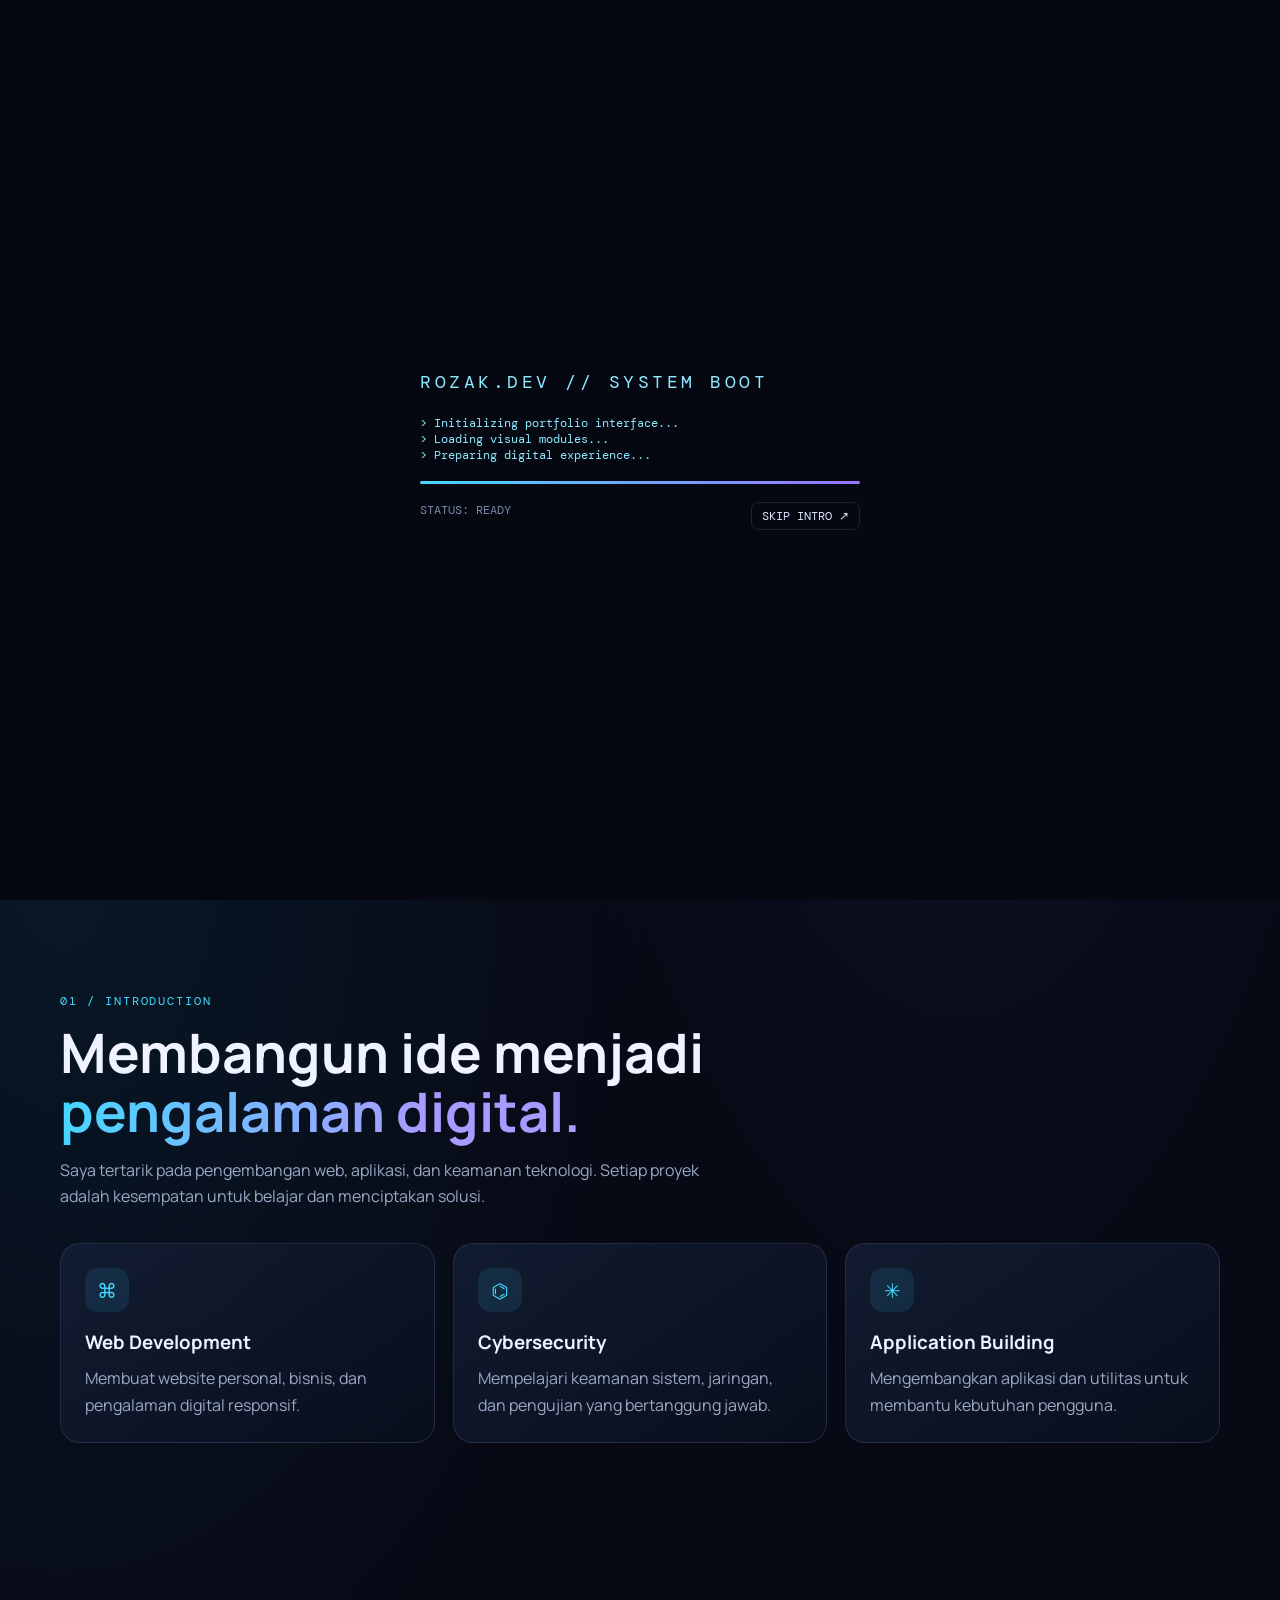
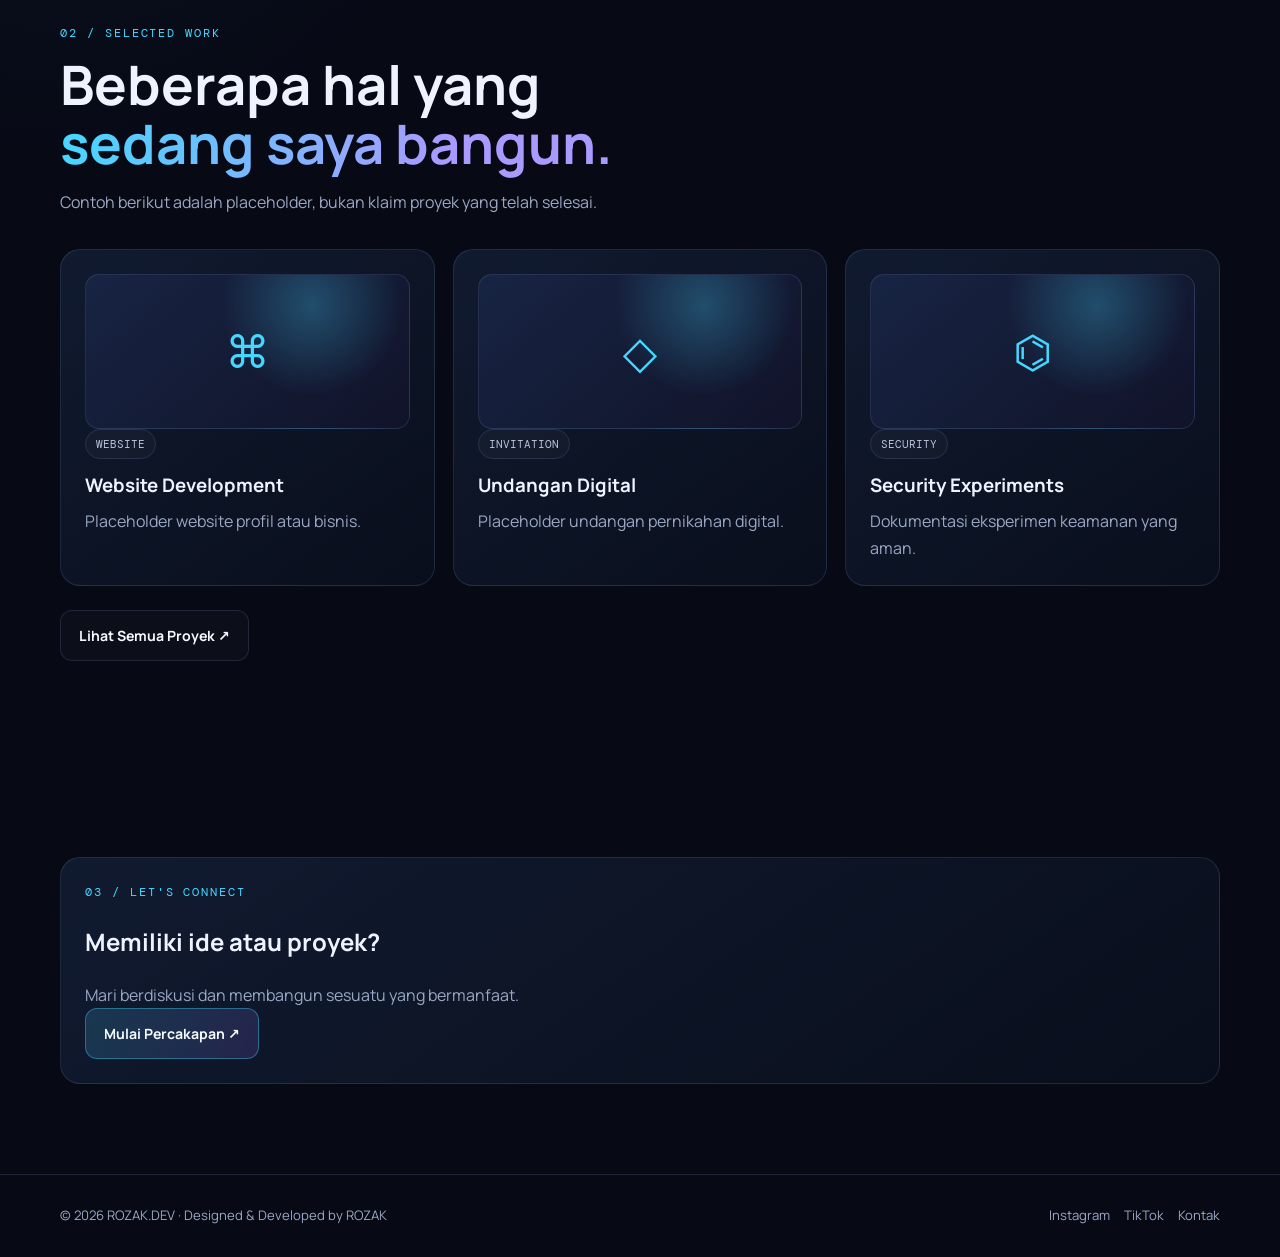
<file: index.html>
<!doctype html><html lang="id"><head><meta charset="utf-8"><meta name="viewport" content="width=device-width,initial-scale=1"><meta name="theme-color" content="#070914"><meta name="description" content="ROZAK.DEV — Portofolio Muhamad Abdul Rozak."><title>Beranda | ROZAK.DEV</title><link rel="icon" href="assets/images/favicon.svg"><link rel="stylesheet" href="css/style.css"></head><body><canvas id="particles"></canvas><div class="cursor-dot"></div><div class="cursor-ring"></div><div class="boot"><div class="boot-inner"><div class="boot-title">ROZAK.DEV // SYSTEM BOOT</div><div>&gt; Initializing portfolio interface...</div><div>&gt; Loading visual modules...</div><div>&gt; Preparing digital experience...</div><div class="boot-line"><span></span></div><div class="boot-actions"><span>STATUS: READY</span><button class="skip">SKIP INTRO ↗</button></div></div></div><header class="nav"><div class="container nav-inner"><a class="brand" href="index.html"><span class="brand-mark">◈</span><span>ROZAK.DEV<small>PERSONAL PORTFOLIO</small></span></a><nav class="nav-links" aria-label="Navigasi utama"><a href="index.html" class="active">Beranda</a><a href="about.html">Tentang</a><a href="skills.html">Keahlian</a><a href="projects.html">Proyek</a><a href="achievements.html">Prestasi</a><a href="experience.html">Pengalaman</a><a href="contact.html">Kontak</a></nav><div class="nav-actions"><button class="lang-btn" type="button">ID</button><button class="menu-btn" type="button" aria-label="Buka menu" aria-expanded="false">☰</button></div></div></header><main>
<section class="hero"><div class="container hero-grid"><div class="hero-copy"><div class="eyebrow reveal">Halo, selamat datang di ruang digital saya</div><h1 class="reveal"><span>Muhamad Abdul</span><span class="gradient">Rozak.</span></h1><p class="hero-lead reveal">Software Developer &amp; Cyber Security Enthusiast</p><p class="muted reveal">Saya senang membangun pengalaman digital, mengembangkan aplikasi, dan mempelajari cara membuat sistem yang lebih aman.</p><div class="hero-actions reveal"><a class="btn" href="projects.html">Jelajahi Proyek ↗</a><a class="btn secondary" href="contact.html">Hubungi Saya</a></div><div class="micro-row reveal"><span class="tag">WEB DEVELOPMENT</span><span class="tag">CYBERSECURITY</span><span class="tag">CREATIVE BUILDING</span></div></div><div class="portrait-wrap reveal"><div class="portrait-orbit"></div><div class="portrait"><img src="assets/images/foto.jpg" alt="Foto Muhamad Abdul Rozak" style="width:100%;height:100%;object-fit:cover;border-radius:50%;"></div><span class="float-label one">◈ DIGITAL CREATOR</span><span class="float-label two">● PROJECT BUILDER</span></div></div></section>
<section class="section"><div class="container"><div class="section-head reveal"><div class="eyebrow">01 / INTRODUCTION</div><h2>Membangun ide menjadi <span class="gradient">pengalaman digital.</span></h2><p>Saya tertarik pada pengembangan web, aplikasi, dan keamanan teknologi. Setiap proyek adalah kesempatan untuk belajar dan menciptakan solusi.</p></div><div class="grid-3"><article class="card reveal"><div class="icon-box">⌘</div><h3>Web Development</h3><p>Membuat website personal, bisnis, dan pengalaman digital responsif.</p></article><article class="card reveal"><div class="icon-box">⌬</div><h3>Cybersecurity</h3><p>Mempelajari keamanan sistem, jaringan, dan pengujian yang bertanggung jawab.</p></article><article class="card reveal"><div class="icon-box">✳</div><h3>Application Building</h3><p>Mengembangkan aplikasi dan utilitas untuk membantu kebutuhan pengguna.</p></article></div></div></section>
<section class="section"><div class="container"><div class="section-head reveal"><div class="eyebrow">02 / SELECTED WORK</div><h2>Beberapa hal yang <span class="gradient">sedang saya bangun.</span></h2><p>Contoh berikut adalah placeholder, bukan klaim proyek yang telah selesai.</p></div><div class="grid-3"><article class="card reveal"><div class="project-art">⌘</div><span class="tag">WEBSITE</span><h3>Website Development</h3><p>Placeholder website profil atau bisnis.</p></article><article class="card reveal"><div class="project-art">◇</div><span class="tag">INVITATION</span><h3>Undangan Digital</h3><p>Placeholder undangan pernikahan digital.</p></article><article class="card reveal"><div class="project-art">⌬</div><span class="tag">SECURITY</span><h3>Security Experiments</h3><p>Dokumentasi eksperimen keamanan yang aman.</p></article></div><p style="margin-top:24px"><a class="btn secondary" href="projects.html">Lihat Semua Proyek ↗</a></p></div></section>
<section class="section"><div class="container card reveal"><div class="eyebrow">03 / LET'S CONNECT</div><h2>Memiliki ide atau proyek?</h2><p class="muted">Mari berdiskusi dan membangun sesuatu yang bermanfaat.</p><a class="btn" href="contact.html">Mulai Percakapan ↗</a></div></section>
</main><footer class="footer"><div class="container footer-inner"><span>© <span id="year"></span> ROZAK.DEV · Designed &amp; Developed by ROZAK</span><div class="socials"><a href="https://instagram.com/muhamad_abdul_rozak" target="_blank" rel="noopener">Instagram</a><a href="https://www.tiktok.com/@oziherlangbang0" target="_blank" rel="noopener">TikTok</a><a href="contact.html">Kontak</a></div></div></footer><script>document.getElementById('year').textContent=new Date().getFullYear()</script><script src="js/main.js"></script></body></html>
</file>
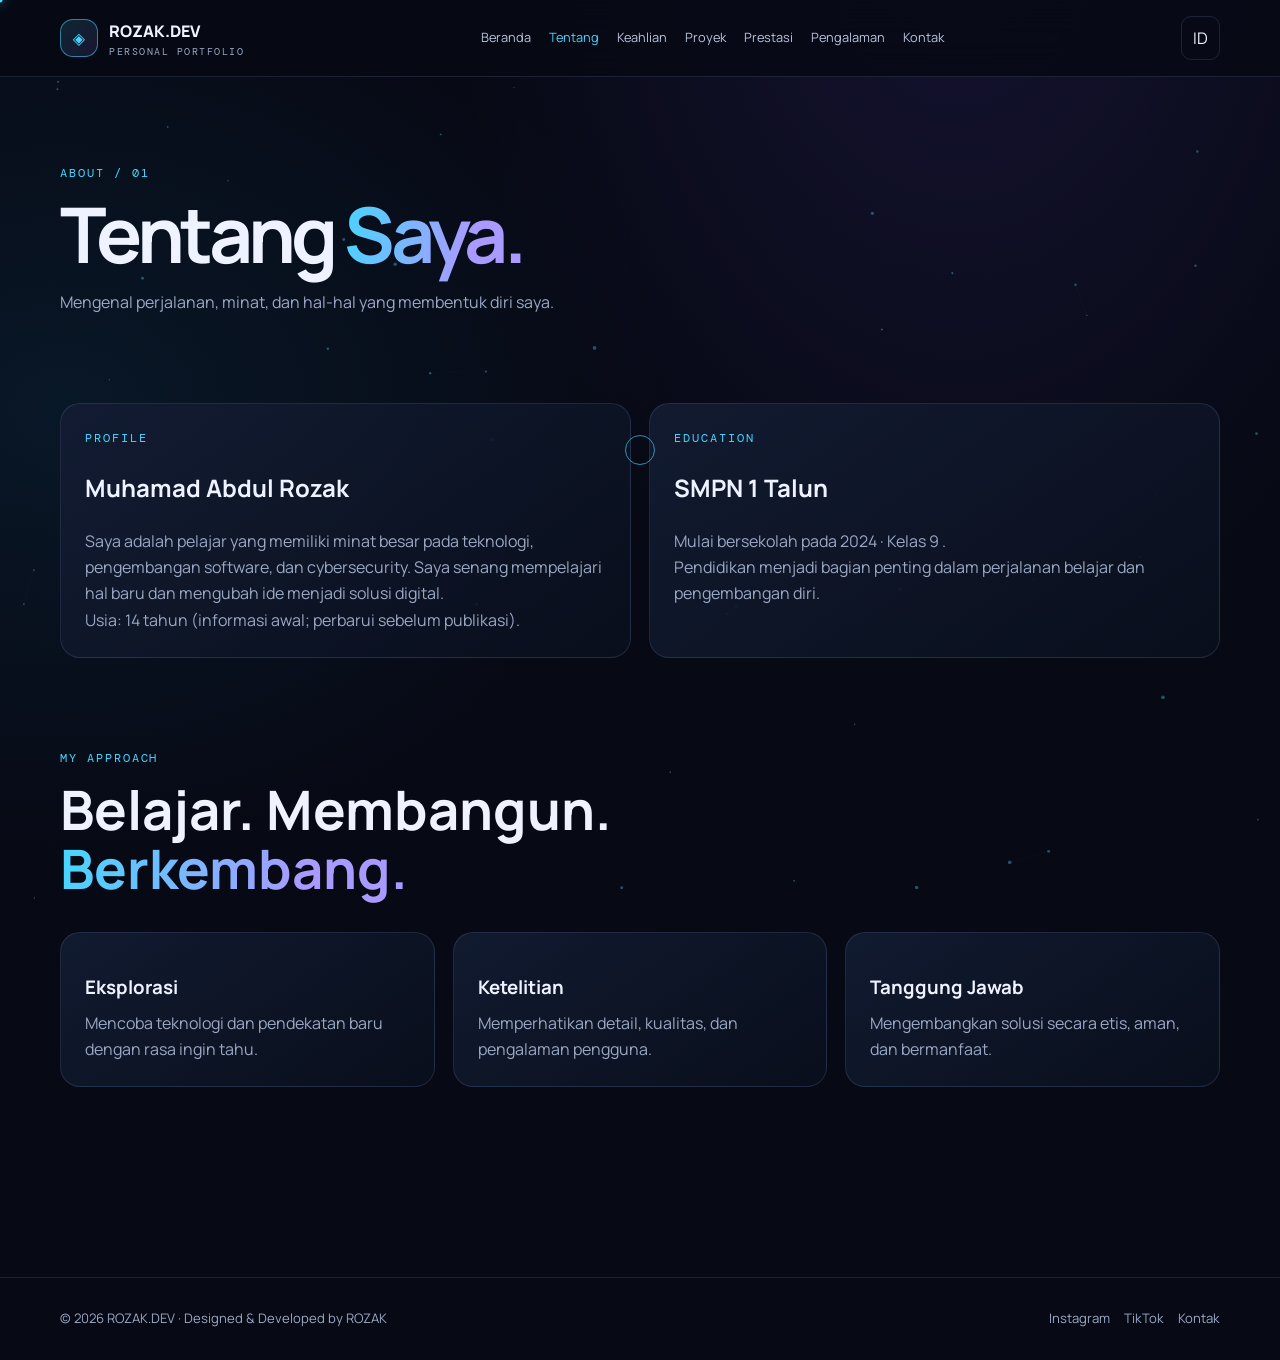
<file: about.html>
<!doctype html><html lang="id"><head><meta charset="utf-8"><meta name="viewport" content="width=device-width,initial-scale=1"><meta name="theme-color" content="#070914"><meta name="description" content="ROZAK.DEV — Portofolio Muhamad Abdul Rozak."><title>Tentang Saya | ROZAK.DEV</title><link rel="icon" href="assets/images/favicon.svg"><link rel="stylesheet" href="css/style.css"></head><body><canvas id="particles"></canvas><div class="cursor-dot"></div><div class="cursor-ring"></div><header class="nav"><div class="container nav-inner"><a class="brand" href="index.html"><span class="brand-mark">◈</span><span>ROZAK.DEV<small>PERSONAL PORTFOLIO</small></span></a><nav class="nav-links" aria-label="Navigasi utama"><a href="index.html">Beranda</a><a href="about.html" class="active">Tentang</a><a href="skills.html">Keahlian</a><a href="projects.html">Proyek</a><a href="achievements.html">Prestasi</a><a href="experience.html">Pengalaman</a><a href="contact.html">Kontak</a></nav><div class="nav-actions"><button class="lang-btn" type="button">ID</button><button class="menu-btn" type="button" aria-label="Buka menu" aria-expanded="false">☰</button></div></div></header><main>
<section class="page-hero"><div class="container"><div class="eyebrow">ABOUT / 01</div><h1>Tentang <span class="gradient">Saya.</span></h1><p class="muted">Mengenal perjalanan, minat, dan hal-hal yang membentuk diri saya.</p></div></section><section class="content-section"><div class="container grid-2"><article class="card reveal"><div class="eyebrow">PROFILE</div><h2>Muhamad Abdul Rozak</h2><p>Saya adalah pelajar yang memiliki minat besar pada teknologi, pengembangan software, dan cybersecurity. Saya senang mempelajari hal baru dan mengubah ide menjadi solusi digital.</p><p class="muted">Usia: 14 tahun (informasi awal; perbarui sebelum publikasi).</p></article><article class="card reveal"><div class="eyebrow">EDUCATION</div><h2>SMPN 1 Talun</h2><p>Mulai bersekolah pada 2024 · Kelas 9 .</p><p class="muted">Pendidikan menjadi bagian penting dalam perjalanan belajar dan pengembangan diri.</p></article></div><div class="container section"><div class="section-head reveal"><div class="eyebrow">MY APPROACH</div><h2>Belajar. Membangun. <span class="gradient">Berkembang.</span></h2></div><div class="grid-3"><article class="card reveal"><h3>Eksplorasi</h3><p>Mencoba teknologi dan pendekatan baru dengan rasa ingin tahu.</p></article><article class="card reveal"><h3>Ketelitian</h3><p>Memperhatikan detail, kualitas, dan pengalaman pengguna.</p></article><article class="card reveal"><h3>Tanggung Jawab</h3><p>Mengembangkan solusi secara etis, aman, dan bermanfaat.</p></article></div></div></section></main><footer class="footer"><div class="container footer-inner"><span>© <span id="year"></span> ROZAK.DEV · Designed &amp; Developed by ROZAK</span><div class="socials"><a href="https://instagram.com/muhamad_abdul_rozak" target="_blank" rel="noopener">Instagram</a><a href="https://www.tiktok.com/@oziherlangbang0" target="_blank" rel="noopener">TikTok</a><a href="contact.html">Kontak</a></div></div></footer><script>document.getElementById('year').textContent=new Date().getFullYear()</script><script src="js/main.js"></script></body></html>
</file>
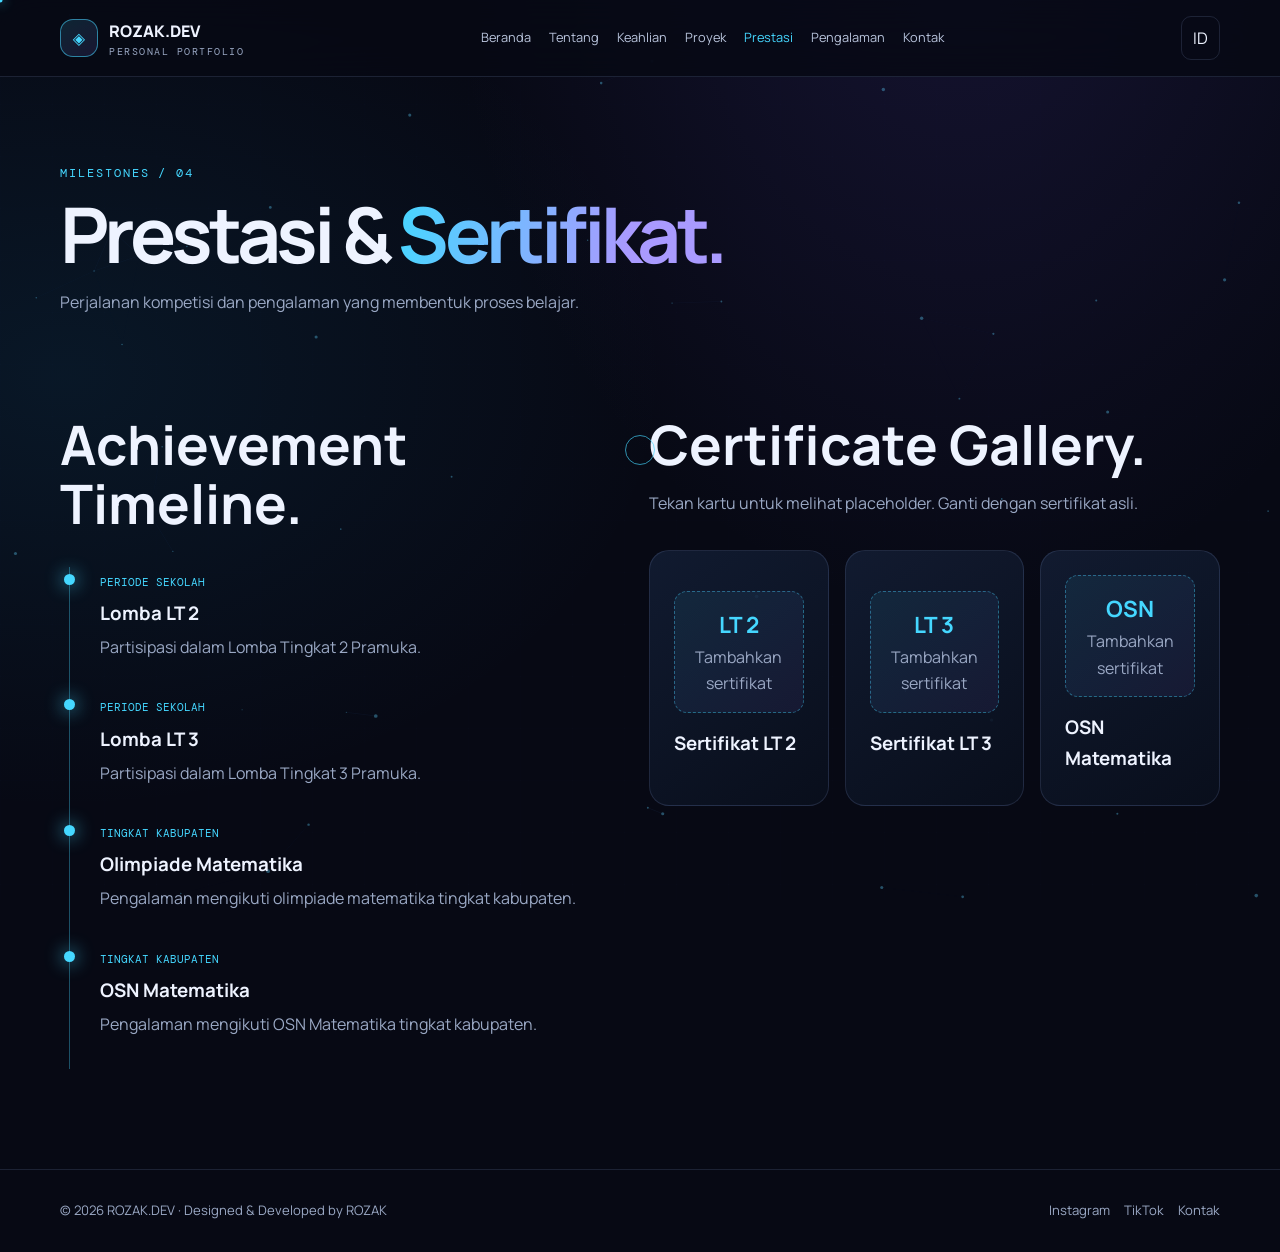
<file: achievements.html>
<!doctype html><html lang="id"><head><meta charset="utf-8"><meta name="viewport" content="width=device-width,initial-scale=1"><meta name="theme-color" content="#070914"><meta name="description" content="ROZAK.DEV — Portofolio Muhamad Abdul Rozak."><title>Prestasi | ROZAK.DEV</title><link rel="icon" href="assets/images/favicon.svg"><link rel="stylesheet" href="css/style.css"></head><body><canvas id="particles"></canvas><div class="cursor-dot"></div><div class="cursor-ring"></div><header class="nav"><div class="container nav-inner"><a class="brand" href="index.html"><span class="brand-mark">◈</span><span>ROZAK.DEV<small>PERSONAL PORTFOLIO</small></span></a><nav class="nav-links" aria-label="Navigasi utama"><a href="index.html">Beranda</a><a href="about.html">Tentang</a><a href="skills.html">Keahlian</a><a href="projects.html">Proyek</a><a href="achievements.html" class="active">Prestasi</a><a href="experience.html">Pengalaman</a><a href="contact.html">Kontak</a></nav><div class="nav-actions"><button class="lang-btn" type="button">ID</button><button class="menu-btn" type="button" aria-label="Buka menu" aria-expanded="false">☰</button></div></div></header><main>
<section class="page-hero"><div class="container"><div class="eyebrow">MILESTONES / 04</div><h1>Prestasi &amp; <span class="gradient">Sertifikat.</span></h1><p class="muted">Perjalanan kompetisi dan pengalaman yang membentuk proses belajar.</p></div></section><section class="content-section"><div class="container grid-2"><div><div class="section-head"><h2>Achievement Timeline.</h2></div><div class="timeline"><div class="timeline-item reveal"><span class="date">PERIODE SEKOLAH</span><h3>Lomba LT 2</h3><p>Partisipasi dalam Lomba Tingkat 2 Pramuka.</p></div><div class="timeline-item reveal"><span class="date">PERIODE SEKOLAH</span><h3>Lomba LT 3</h3><p>Partisipasi dalam Lomba Tingkat 3 Pramuka.</p></div><div class="timeline-item reveal"><span class="date">TINGKAT KABUPATEN</span><h3>Olimpiade Matematika</h3><p>Pengalaman mengikuti olimpiade matematika tingkat kabupaten.</p></div><div class="timeline-item reveal"><span class="date">TINGKAT KABUPATEN</span><h3>OSN Matematika</h3><p>Pengalaman mengikuti OSN Matematika tingkat kabupaten.</p></div></div></div><div><div class="section-head"><h2>Certificate Gallery.</h2><p>Tekan kartu untuk melihat placeholder. Ganti dengan sertifikat asli.</p></div><div class="certificate-grid"><button class="card certificate" data-title="Sertifikat LT 2"><div class="certificate-preview"><div><b>LT 2</b>Tambahkan sertifikat</div></div><h3>Sertifikat LT 2</h3></button><button class="card certificate" data-title="Sertifikat LT 3"><div class="certificate-preview"><div><b>LT 3</b>Tambahkan sertifikat</div></div><h3>Sertifikat LT 3</h3></button><button class="card certificate" data-title="Dokumentasi OSN"><div class="certificate-preview"><div><b>OSN</b>Tambahkan sertifikat</div></div><h3>OSN Matematika</h3></button></div></div></div></section><div class="modal"><div class="modal-box"><button class="modal-close">Tutup ✕</button><h2 class="modal-title">Dokumentasi</h2><div class="modal-placeholder">Placeholder sertifikat</div></div></div></main><footer class="footer"><div class="container footer-inner"><span>© <span id="year"></span> ROZAK.DEV · Designed &amp; Developed by ROZAK</span><div class="socials"><a href="https://instagram.com/muhamad_abdul_rozak" target="_blank" rel="noopener">Instagram</a><a href="https://www.tiktok.com/@oziherlangbang0" target="_blank" rel="noopener">TikTok</a><a href="contact.html">Kontak</a></div></div></footer><script>document.getElementById('year').textContent=new Date().getFullYear()</script><script src="js/main.js"></script></body></html>
</file>
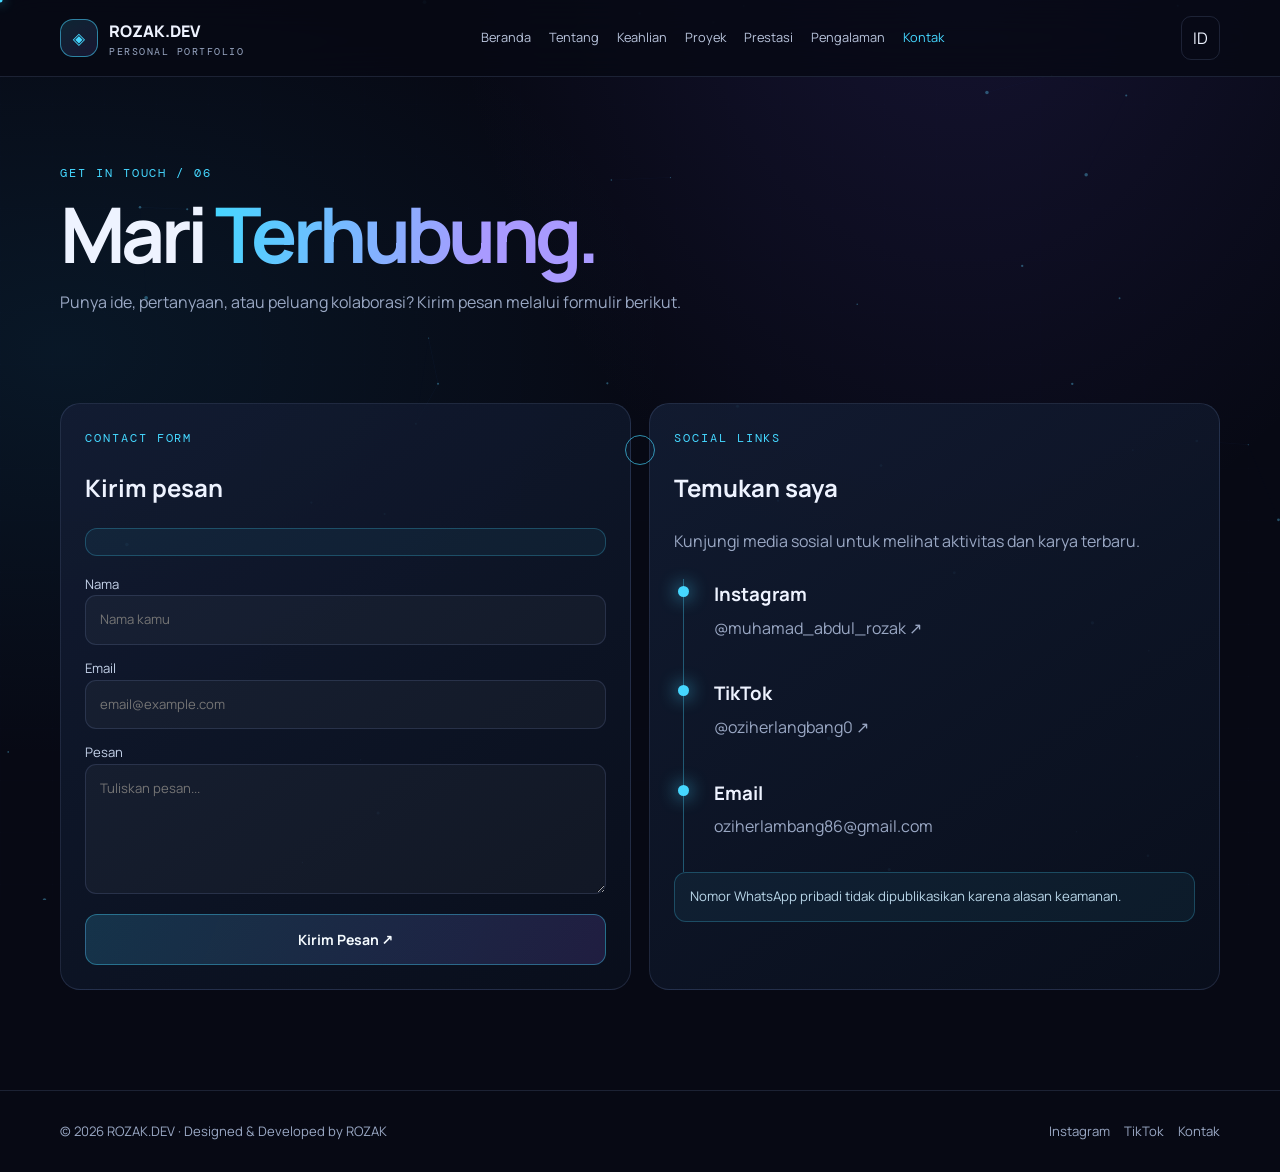
<file: contact.html>
<!doctype html><html lang="id"><head><meta charset="utf-8"><meta name="viewport" content="width=device-width,initial-scale=1"><meta name="theme-color" content="#070914"><meta name="description" content="ROZAK.DEV — Portofolio Muhamad Abdul Rozak."><title>Kontak | ROZAK.DEV</title><link rel="icon" href="assets/images/favicon.svg"><link rel="stylesheet" href="css/style.css"></head><body><canvas id="particles"></canvas><div class="cursor-dot"></div><div class="cursor-ring"></div><header class="nav"><div class="container nav-inner"><a class="brand" href="index.html"><span class="brand-mark">◈</span><span>ROZAK.DEV<small>PERSONAL PORTFOLIO</small></span></a><nav class="nav-links" aria-label="Navigasi utama"><a href="index.html">Beranda</a><a href="about.html">Tentang</a><a href="skills.html">Keahlian</a><a href="projects.html">Proyek</a><a href="achievements.html">Prestasi</a><a href="experience.html">Pengalaman</a><a href="contact.html" class="active">Kontak</a></nav><div class="nav-actions"><button class="lang-btn" type="button">ID</button><button class="menu-btn" type="button" aria-label="Buka menu" aria-expanded="false">☰</button></div></div></header><main>
<section class="page-hero"><div class="container"><div class="eyebrow">GET IN TOUCH / 06</div><h1>Mari <span class="gradient">Terhubung.</span></h1><p class="muted">Punya ide, pertanyaan, atau peluang kolaborasi? Kirim pesan melalui formulir berikut.</p></div></section><section class="content-section"><div class="container grid-2"><article class="card"><div class="eyebrow">CONTACT FORM</div><h2>Kirim pesan</h2><div class="notice"></div><form class="form" action="https://formsubmit.co/YOUR_PUBLIC_PORTFOLIO_EMAIL" method="POST" style="margin-top:18px"><input type="hidden" name="_subject" value="Pesan dari ROZAK.DEV"><input type="hidden" name="_captcha" value="true"><input type="hidden" name="_template" value="table"><label>Nama<input name="name" required placeholder="Nama kamu"></label><label>Email<input type="email" name="email" required placeholder="email@example.com"></label><label>Pesan<textarea name="message" required placeholder="Tuliskan pesan..."></textarea></label><button class="btn" type="submit">Kirim Pesan ↗</button></form></article><article class="card"><div class="eyebrow">SOCIAL LINKS</div><h2>Temukan saya</h2><p class="muted">Kunjungi media sosial untuk melihat aktivitas dan karya terbaru.</p><div class="timeline" style="margin-top:25px"><div class="timeline-item"><h3>Instagram</h3><p><a href="https://instagram.com/muhamad_abdul_rozak" target="_blank" rel="noopener">@muhamad_abdul_rozak ↗</a></p></div><div class="timeline-item"><h3>TikTok</h3><p><a href="https://www.tiktok.com/@oziherlangbang0" target="_blank" rel="noopener">@oziherlangbang0 ↗</a></p></div><div class="timeline-item"><h3>Email</h3><p class="muted">oziherlambang86@gmail.com</p></div></div><div class="notice">Nomor WhatsApp pribadi tidak dipublikasikan karena alasan keamanan.</div></article></div></section></main><footer class="footer"><div class="container footer-inner"><span>© <span id="year"></span> ROZAK.DEV · Designed &amp; Developed by ROZAK</span><div class="socials"><a href="https://instagram.com/muhamad_abdul_rozak" target="_blank" rel="noopener">Instagram</a><a href="https://www.tiktok.com/@oziherlangbang0" target="_blank" rel="noopener">TikTok</a><a href="contact.html">Kontak</a></div></div></footer><script>document.getElementById('year').textContent=new Date().getFullYear()</script><script src="js/main.js"></script></body></html>
</file>
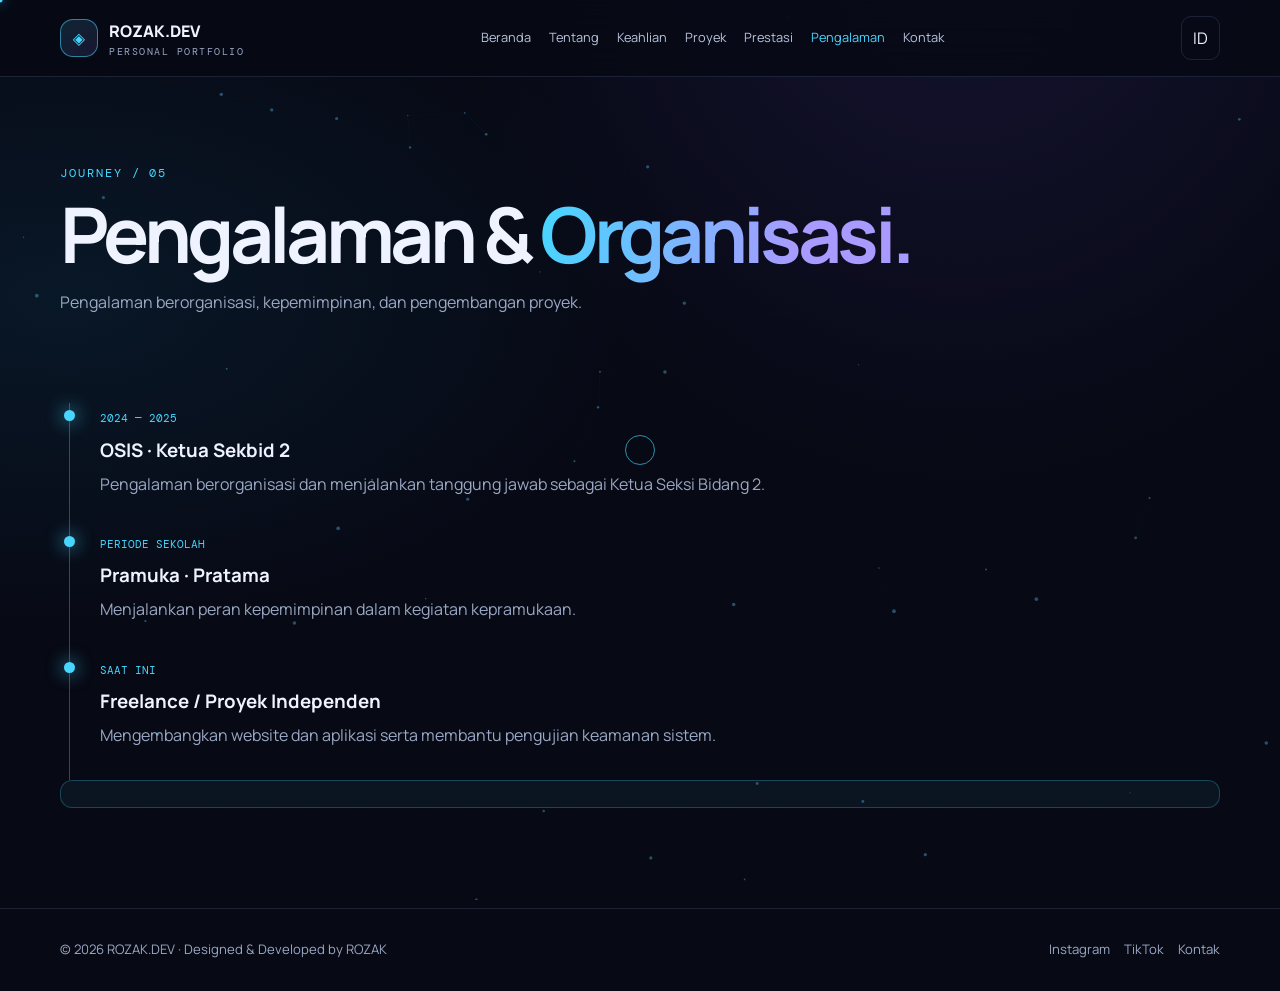
<file: experience.html>
<!doctype html><html lang="id"><head><meta charset="utf-8"><meta name="viewport" content="width=device-width,initial-scale=1"><meta name="theme-color" content="#070914"><meta name="description" content="ROZAK.DEV — Portofolio Muhamad Abdul Rozak."><title>Pengalaman | ROZAK.DEV</title><link rel="icon" href="assets/images/favicon.svg"><link rel="stylesheet" href="css/style.css"></head><body><canvas id="particles"></canvas><div class="cursor-dot"></div><div class="cursor-ring"></div><header class="nav"><div class="container nav-inner"><a class="brand" href="index.html"><span class="brand-mark">◈</span><span>ROZAK.DEV<small>PERSONAL PORTFOLIO</small></span></a><nav class="nav-links" aria-label="Navigasi utama"><a href="index.html">Beranda</a><a href="about.html">Tentang</a><a href="skills.html">Keahlian</a><a href="projects.html">Proyek</a><a href="achievements.html">Prestasi</a><a href="experience.html" class="active">Pengalaman</a><a href="contact.html">Kontak</a></nav><div class="nav-actions"><button class="lang-btn" type="button">ID</button><button class="menu-btn" type="button" aria-label="Buka menu" aria-expanded="false">☰</button></div></div></header><main>
<section class="page-hero"><div class="container"><div class="eyebrow">JOURNEY / 05</div><h1>Pengalaman &amp; <span class="gradient">Organisasi.</span></h1><p class="muted">Pengalaman berorganisasi, kepemimpinan, dan pengembangan proyek.</p></div></section><section class="content-section"><div class="container"><div class="timeline"><div class="timeline-item reveal"><span class="date">2024 — 2025</span><h3>OSIS · Ketua Sekbid 2</h3><p>Pengalaman berorganisasi dan menjalankan tanggung jawab sebagai Ketua Seksi Bidang 2.</p></div><div class="timeline-item reveal"><span class="date">PERIODE SEKOLAH</span><h3>Pramuka · Pratama</h3><p>Menjalankan peran kepemimpinan dalam kegiatan kepramukaan.</p></div><div class="timeline-item reveal"><span class="date">SAAT INI</span><h3>Freelance / Proyek Independen</h3><p>Mengembangkan website dan aplikasi serta membantu pengujian keamanan sistem.</p></div></div><div class="notice"></div></div></section></main><footer class="footer"><div class="container footer-inner"><span>© <span id="year"></span> ROZAK.DEV · Designed &amp; Developed by ROZAK</span><div class="socials"><a href="https://instagram.com/muhamad_abdul_rozak" target="_blank" rel="noopener">Instagram</a><a href="https://www.tiktok.com/@oziherlangbang0" target="_blank" rel="noopener">TikTok</a><a href="contact.html">Kontak</a></div></div></footer><script>document.getElementById('year').textContent=new Date().getFullYear()</script><script src="js/main.js"></script></body></html>
</file>
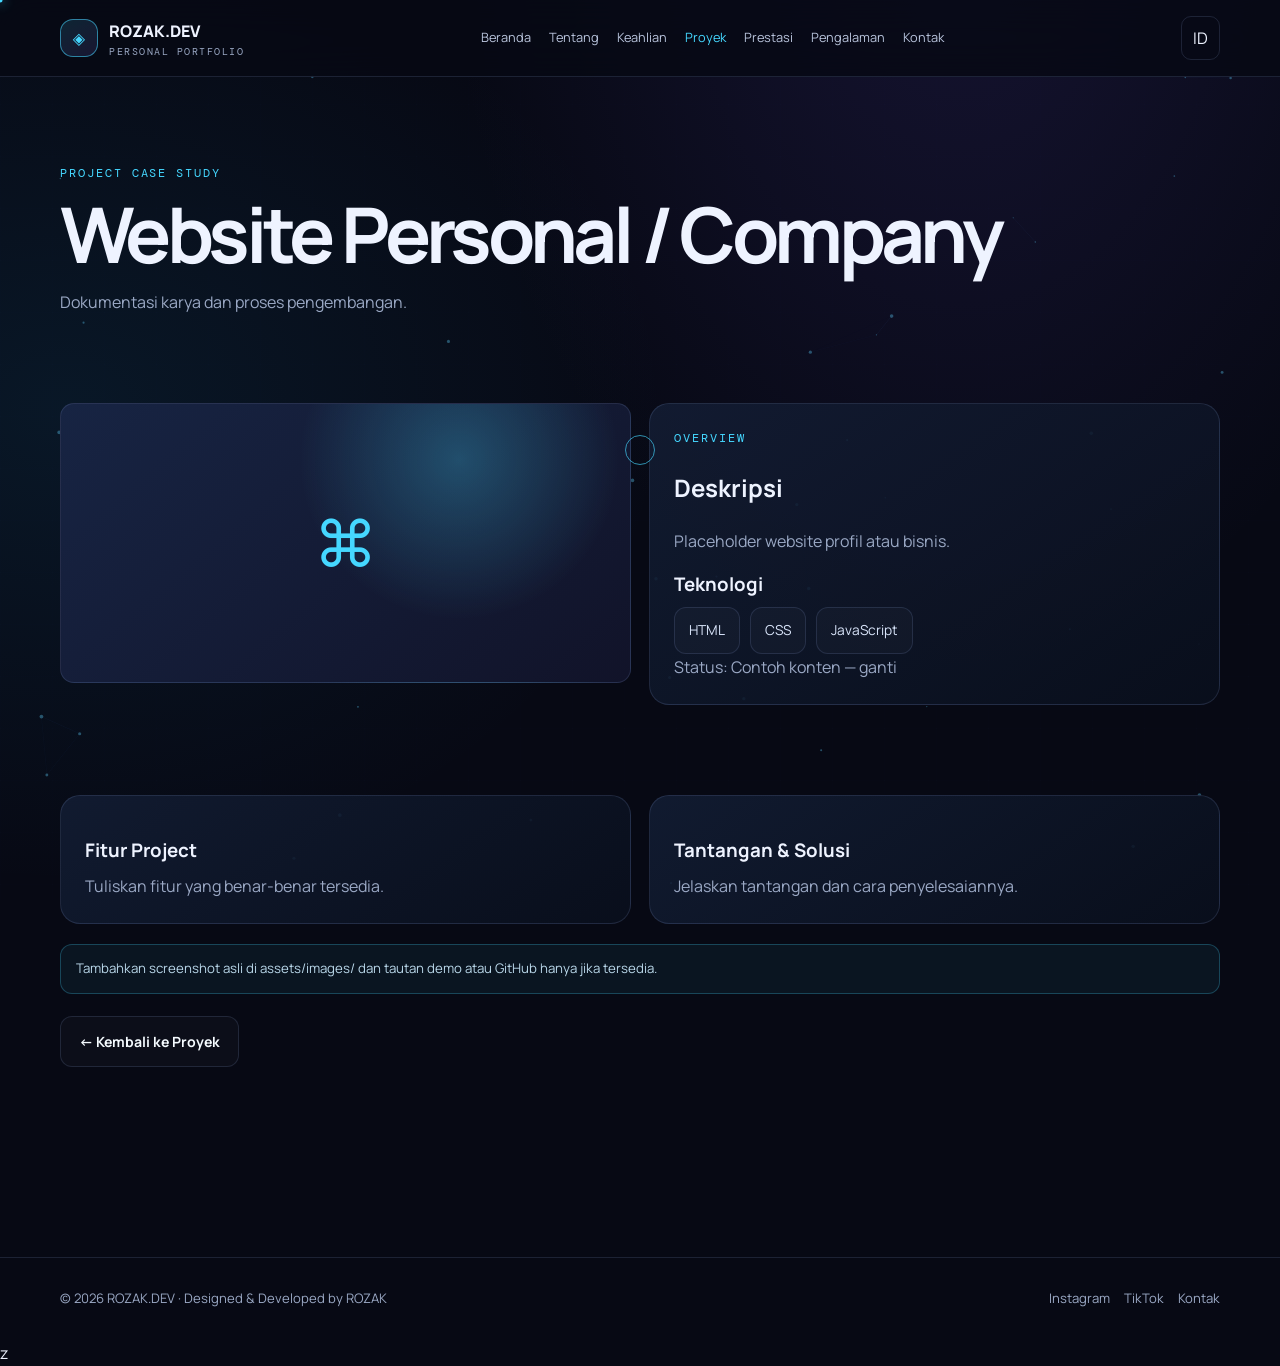
<file: project-detail.html>
<!doctype html><html lang="id"><head><meta charset="utf-8"><meta name="viewport" content="width=device-width,initial-scale=1"><meta name="theme-color" content="#070914"><meta name="description" content="ROZAK.DEV — Portofolio Muhamad Abdul Rozak."><title>Detail Proyek | ROZAK.DEV</title><link rel="icon" href="assets/images/favicon.svg"><link rel="stylesheet" href="css/style.css"></head><body><canvas id="particles"></canvas><div class="cursor-dot"></div><div class="cursor-ring"></div><header class="nav"><div class="container nav-inner"><a class="brand" href="index.html"><span class="brand-mark">◈</span><span>ROZAK.DEV<small>PERSONAL PORTFOLIO</small></span></a><nav class="nav-links" aria-label="Navigasi utama"><a href="index.html">Beranda</a><a href="about.html">Tentang</a><a href="skills.html">Keahlian</a><a href="projects.html" class="active">Proyek</a><a href="achievements.html">Prestasi</a><a href="experience.html">Pengalaman</a><a href="contact.html">Kontak</a></nav><div class="nav-actions"><button class="lang-btn" type="button">ID</button><button class="menu-btn" type="button" aria-label="Buka menu" aria-expanded="false">☰</button></div></div></header><main>
<section class="page-hero"><div class="container"><div class="eyebrow">PROJECT CASE STUDY</div><h1 id="project-title">Detail Proyek.</h1><p class="muted" id="project-subtitle">Dokumentasi karya dan proses pengembangan.</p></div></section><section class="content-section"><div class="container grid-2"><div class="project-art" style="min-height:280px;font-size:4rem" id="project-cover">◈</div><article class="card"><div class="eyebrow">OVERVIEW</div><h2>Deskripsi</h2><p id="project-description" class="muted">Placeholder deskripsi proyek.</p><h3>Teknologi</h3><div class="skill-list" id="project-tech"></div><p class="muted" id="project-status"></p></article></div><div class="container section"><div class="grid-2"><article class="card"><h3>Fitur Project</h3><p class="muted">Tuliskan fitur yang benar-benar tersedia.</p></article><article class="card"><h3>Tantangan &amp; Solusi</h3><p class="muted">Jelaskan tantangan dan cara penyelesaiannya.</p></article></div><div class="notice" style="margin-top:20px">Tambahkan screenshot asli di assets/images/ dan tautan demo atau GitHub hanya jika tersedia.</div><a class="btn secondary" href="projects.html" style="margin-top:22px">← Kembali ke Proyek</a></div></section>
<script>
const data={website:{title:"Website Personal / Company",desc:"Placeholder website profil atau bisnis.",tech:["HTML","CSS","JavaScript"],status:"Contoh konten — ganti",icon:"⌘"},invitation:{title:"Undangan Pernikahan Digital",desc:"Placeholder undangan digital, galeri, detail acara, dan RSVP.",tech:["HTML","CSS","JavaScript"],status:"Contoh konten — ganti",icon:"◇"},security:{title:"Eksperimen Keamanan Jaringan",desc:"Dokumentasi eksperimen pembelajaran keamanan jaringan yang aman. Hindari publikasi fungsi yang mengganggu jaringan atau sistem pihak lain.",tech:["Python","Linux","Network Security"],status:"Eksperimen aman",icon:"⌬"},app:{title:"Aplikasi Manajemen",desc:"Placeholder aplikasi pengelolaan data dan alur kerja.",tech:["PHP","MySQL"],status:"Contoh konten — ganti",icon:"▦"},tools:{title:"Tools & Utilities",desc:"Placeholder utilitas produktivitas dan otomasi.",tech:["Python","JavaScript"],status:"Contoh konten — ganti",icon:"⚙"}};
const p=data[new URLSearchParams(location.search).get('id')]||data.website;document.title=p.title+" | ROZAK.DEV";document.getElementById('project-title').textContent=p.title;document.getElementById('project-description').textContent=p.desc;document.getElementById('project-status').textContent="Status: "+p.status;document.getElementById('project-cover').textContent=p.icon;document.getElementById('project-tech').innerHTML=p.tech.map(t=>'<span class="skill-pill">'+t+'</span>').join('');
</script></main><footer class="footer"><div class="container footer-inner"><span>© <span id="year"></span> ROZAK.DEV · Designed &amp; Developed by ROZAK</span><div class="socials"><a href="https://instagram.com/muhamad_abdul_rozak" target="_blank" rel="noopener">Instagram</a><a href="https://www.tiktok.com/@oziherlangbang0" target="_blank" rel="noopener">TikTok</a><a href="contact.html">Kontak</a></div></div></footer><script>document.getElementById('year').textContent=new Date().getFullYear()</script><script src="js/main.js"></script></body></html>z
</file>
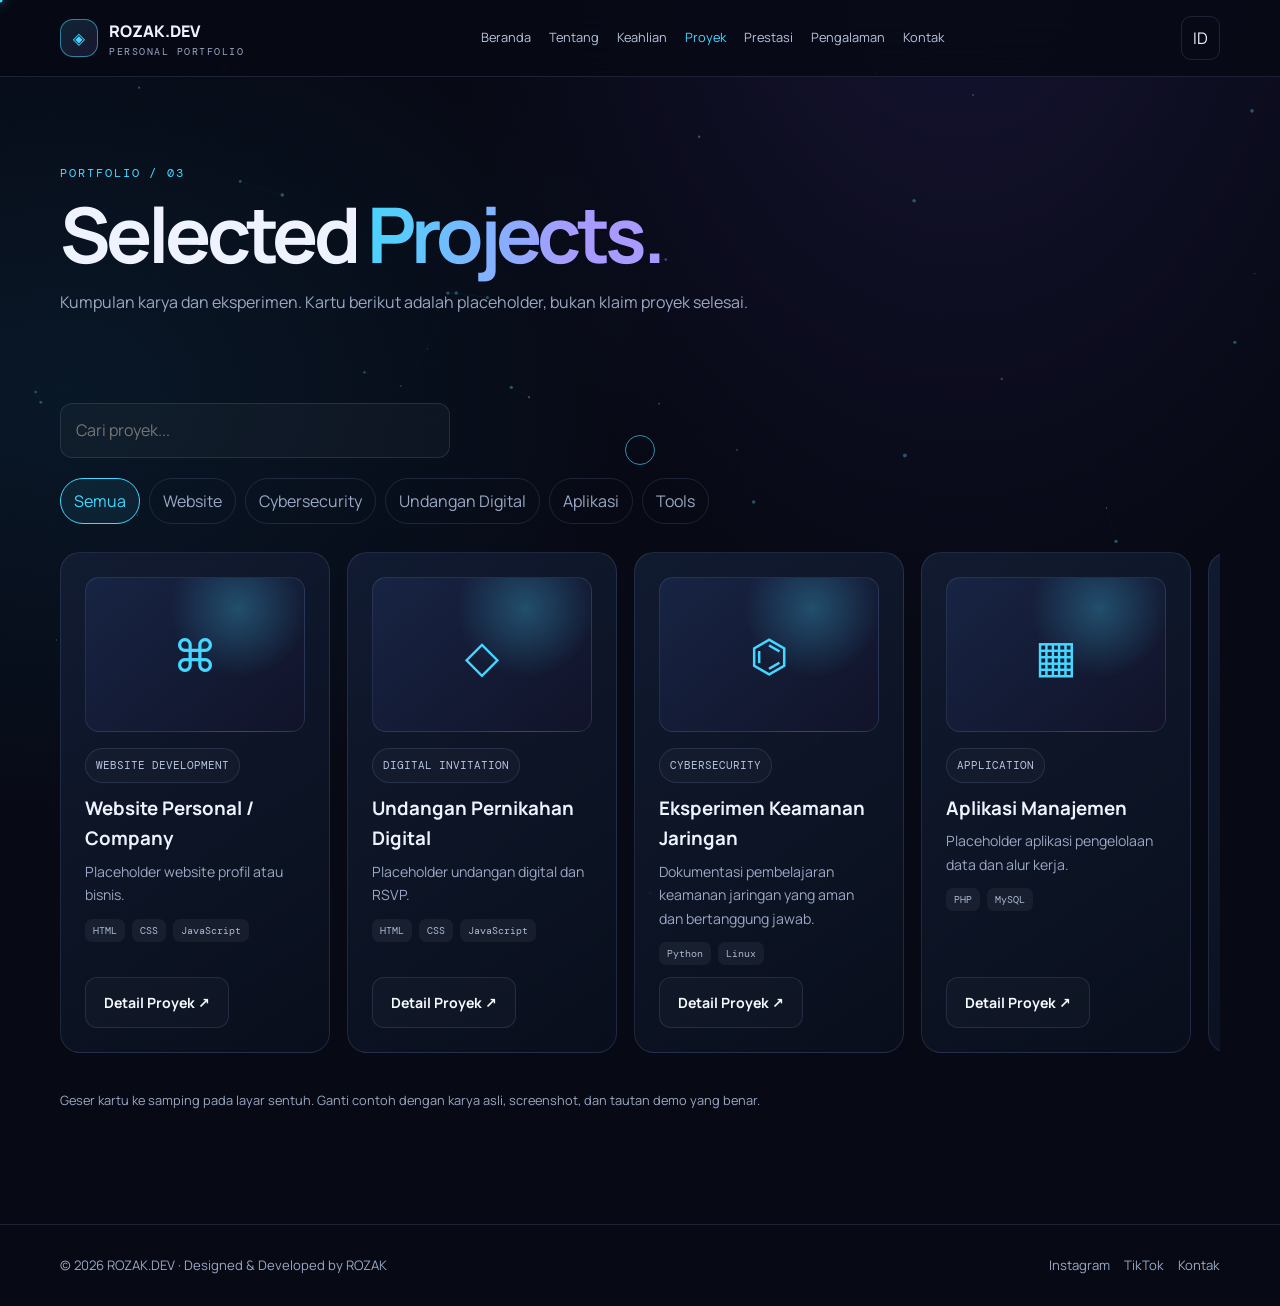
<file: projects.html>
<!doctype html><html lang="id"><head><meta charset="utf-8"><meta name="viewport" content="width=device-width,initial-scale=1"><meta name="theme-color" content="#070914"><meta name="description" content="ROZAK.DEV — Portofolio Muhamad Abdul Rozak."><title>Proyek | ROZAK.DEV</title><link rel="icon" href="assets/images/favicon.svg"><link rel="stylesheet" href="css/style.css"></head><body><canvas id="particles"></canvas><div class="cursor-dot"></div><div class="cursor-ring"></div><header class="nav"><div class="container nav-inner"><a class="brand" href="index.html"><span class="brand-mark">◈</span><span>ROZAK.DEV<small>PERSONAL PORTFOLIO</small></span></a><nav class="nav-links" aria-label="Navigasi utama"><a href="index.html">Beranda</a><a href="about.html">Tentang</a><a href="skills.html">Keahlian</a><a href="projects.html" class="active">Proyek</a><a href="achievements.html">Prestasi</a><a href="experience.html">Pengalaman</a><a href="contact.html">Kontak</a></nav><div class="nav-actions"><button class="lang-btn" type="button">ID</button><button class="menu-btn" type="button" aria-label="Buka menu" aria-expanded="false">☰</button></div></div></header><main>
<section class="page-hero"><div class="container"><div class="eyebrow">PORTFOLIO / 03</div><h1>Selected <span class="gradient">Projects.</span></h1><p class="muted">Kumpulan karya dan eksperimen. Kartu berikut adalah placeholder, bukan klaim proyek selesai.</p></div></section><section class="content-section"><div class="container"><input class="search" type="search" placeholder="Cari proyek..." aria-label="Cari proyek"><div class="filters"><button class="filter-btn active" data-filter="all">Semua</button><button class="filter-btn" data-filter="website">Website</button><button class="filter-btn" data-filter="security">Cybersecurity</button><button class="filter-btn" data-filter="invitation">Undangan Digital</button><button class="filter-btn" data-filter="app">Aplikasi</button><button class="filter-btn" data-filter="tools">Tools</button></div><div class="project-track">
<article class="card project-card" data-category="website"><div class="project-art">⌘</div><span class="tag">WEBSITE DEVELOPMENT</span><h3>Website Personal / Company</h3><p>Placeholder website profil atau bisnis.</p><div class="project-meta"><span>HTML</span><span>CSS</span><span>JavaScript</span></div><a class="btn secondary" href="project-detail.html?id=website">Detail Proyek ↗</a></article>
<article class="card project-card" data-category="invitation"><div class="project-art">◇</div><span class="tag">DIGITAL INVITATION</span><h3>Undangan Pernikahan Digital</h3><p>Placeholder undangan digital dan RSVP.</p><div class="project-meta"><span>HTML</span><span>CSS</span><span>JavaScript</span></div><a class="btn secondary" href="project-detail.html?id=invitation">Detail Proyek ↗</a></article>
<article class="card project-card" data-category="security"><div class="project-art">⌬</div><span class="tag">CYBERSECURITY</span><h3>Eksperimen Keamanan Jaringan</h3><p>Dokumentasi pembelajaran keamanan jaringan yang aman dan bertanggung jawab.</p><div class="project-meta"><span>Python</span><span>Linux</span></div><a class="btn secondary" href="project-detail.html?id=security">Detail Proyek ↗</a></article>
<article class="card project-card" data-category="app"><div class="project-art">▦</div><span class="tag">APPLICATION</span><h3>Aplikasi Manajemen</h3><p>Placeholder aplikasi pengelolaan data dan alur kerja.</p><div class="project-meta"><span>PHP</span><span>MySQL</span></div><a class="btn secondary" href="project-detail.html?id=app">Detail Proyek ↗</a></article>
<article class="card project-card" data-category="tools"><div class="project-art">⚙</div><span class="tag">TOOLS &amp; UTILITIES</span><h3>Tools &amp; Utilities</h3><p>Placeholder utilitas produktivitas dan otomasi.</p><div class="project-meta"><span>Python</span><span>JavaScript</span></div><a class="btn secondary" href="project-detail.html?id=tools">Detail Proyek ↗</a></article>
</div><p class="muted" style="font-size:.8rem">Geser kartu ke samping pada layar sentuh. Ganti contoh dengan karya asli, screenshot, dan tautan demo yang benar.</p></div></section></main><footer class="footer"><div class="container footer-inner"><span>© <span id="year"></span> ROZAK.DEV · Designed &amp; Developed by ROZAK</span><div class="socials"><a href="https://instagram.com/muhamad_abdul_rozak" target="_blank" rel="noopener">Instagram</a><a href="https://www.tiktok.com/@oziherlangbang0" target="_blank" rel="noopener">TikTok</a><a href="contact.html">Kontak</a></div></div></footer><script>document.getElementById('year').textContent=new Date().getFullYear()</script><script src="js/main.js"></script></body></html>
</file>
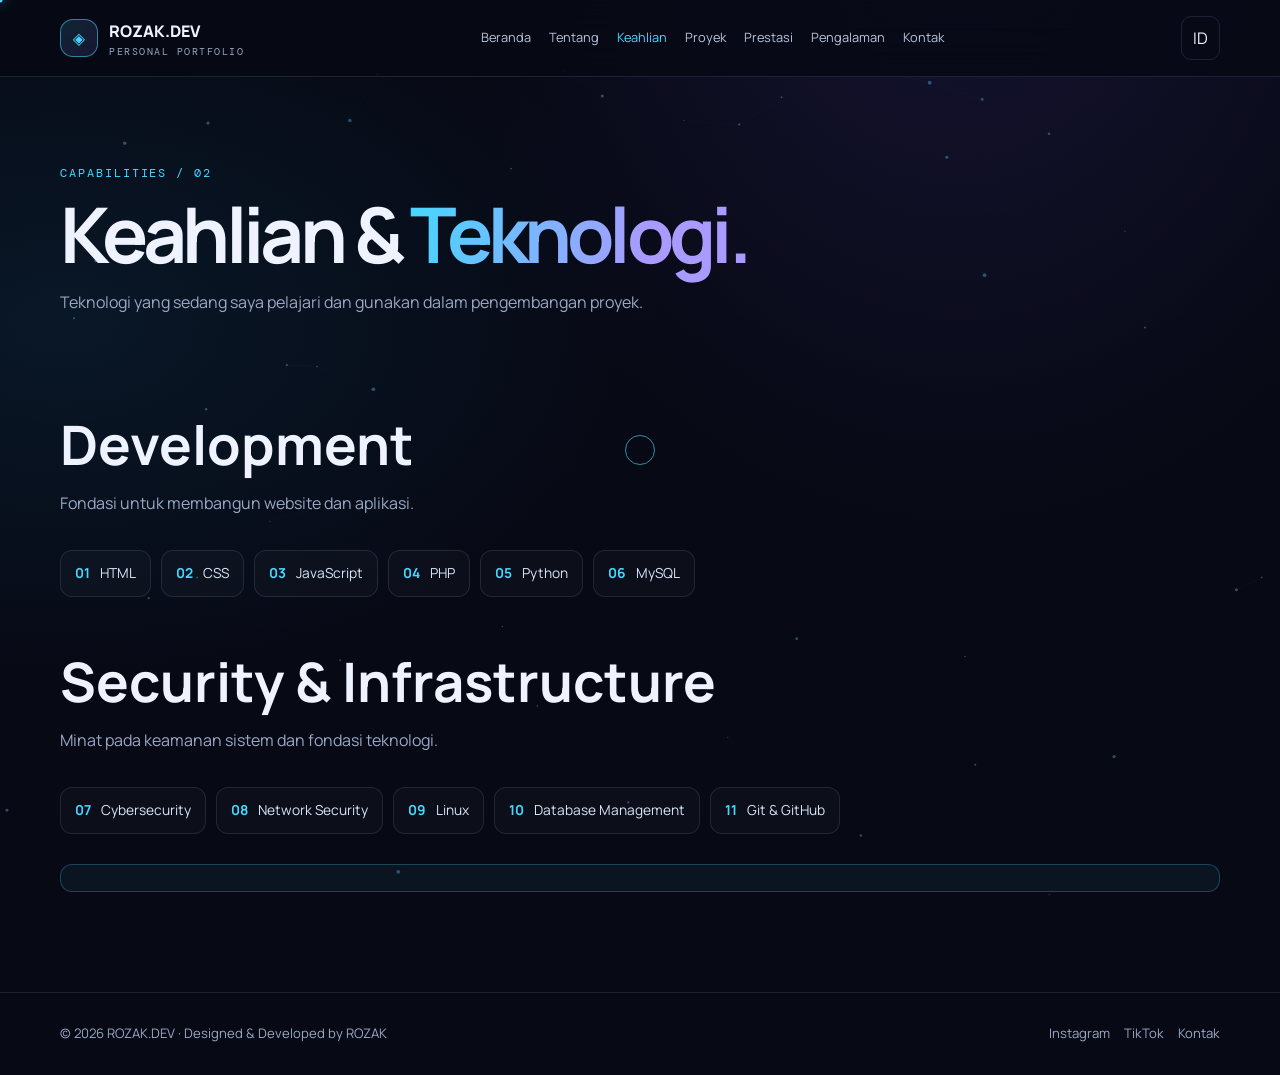
<file: skills.html>
<!doctype html><html lang="id"><head><meta charset="utf-8"><meta name="viewport" content="width=device-width,initial-scale=1"><meta name="theme-color" content="#070914"><meta name="description" content="ROZAK.DEV — Portofolio Muhamad Abdul Rozak."><title>Keahlian | ROZAK.DEV</title><link rel="icon" href="assets/images/favicon.svg"><link rel="stylesheet" href="css/style.css"></head><body><canvas id="particles"></canvas><div class="cursor-dot"></div><div class="cursor-ring"></div><header class="nav"><div class="container nav-inner"><a class="brand" href="index.html"><span class="brand-mark">◈</span><span>ROZAK.DEV<small>PERSONAL PORTFOLIO</small></span></a><nav class="nav-links" aria-label="Navigasi utama"><a href="index.html">Beranda</a><a href="about.html">Tentang</a><a href="skills.html" class="active">Keahlian</a><a href="projects.html">Proyek</a><a href="achievements.html">Prestasi</a><a href="experience.html">Pengalaman</a><a href="contact.html">Kontak</a></nav><div class="nav-actions"><button class="lang-btn" type="button">ID</button><button class="menu-btn" type="button" aria-label="Buka menu" aria-expanded="false">☰</button></div></div></header><main>
<section class="page-hero"><div class="container"><div class="eyebrow">CAPABILITIES / 02</div><h1>Keahlian &amp; <span class="gradient">Teknologi.</span></h1><p class="muted">Teknologi yang sedang saya pelajari dan gunakan dalam pengembangan proyek.</p></div></section><section class="content-section"><div class="container"><div class="section-head reveal"><h2>Development</h2><p>Fondasi untuk membangun website dan aplikasi.</p></div><div class="skill-list reveal"><span class="skill-pill"><b>01</b> HTML</span><span class="skill-pill"><b>02</b> CSS</span><span class="skill-pill"><b>03</b> JavaScript</span><span class="skill-pill"><b>04</b> PHP</span><span class="skill-pill"><b>05</b> Python</span><span class="skill-pill"><b>06</b> MySQL</span></div><div class="section-head reveal" style="margin-top:55px"><h2>Security &amp; Infrastructure</h2><p>Minat pada keamanan sistem dan fondasi teknologi.</p></div><div class="skill-list reveal"><span class="skill-pill"><b>07</b> Cybersecurity</span><span class="skill-pill"><b>08</b> Network Security</span><span class="skill-pill"><b>09</b> Linux</span><span class="skill-pill"><b>10</b> Database Management</span><span class="skill-pill"><b>11</b> Git &amp; GitHub</span></div><div class="notice" style="margin-top:30px"></div></div></section></main><footer class="footer"><div class="container footer-inner"><span>© <span id="year"></span> ROZAK.DEV · Designed &amp; Developed by ROZAK</span><div class="socials"><a href="https://instagram.com/muhamad_abdul_rozak" target="_blank" rel="noopener">Instagram</a><a href="https://www.tiktok.com/@oziherlangbang0" target="_blank" rel="noopener">TikTok</a><a href="contact.html">Kontak</a></div></div></footer><script>document.getElementById('year').textContent=new Date().getFullYear()</script><script src="js/main.js"></script></body></html>
</file>
<file: css/style.css>
@import url('https://fonts.googleapis.com/css2?family=DM+Mono:wght@400;500&family=Manrope:wght@400;500;600;700;800&display=swap');
:root{--bg:#070914;--panel:#101629;--text:#eef3ff;--muted:#9aa8c4;--cyan:#45d7ff;--violet:#9874ff;--line:rgba(145,170,220,.16);--max:1160px}
*{box-sizing:border-box}html{scroll-behavior:smooth}body{margin:0;background:radial-gradient(ellipse at 75% -10%,rgba(83,63,174,.2),transparent 38%),radial-gradient(ellipse at 5% 30%,rgba(22,128,177,.12),transparent 35%),var(--bg);color:var(--text);font-family:Manrope,system-ui,sans-serif;line-height:1.65;overflow-x:hidden}body:before{content:"";position:fixed;inset:0;pointer-events:none;opacity:.14;background-image:linear-gradient(rgba(115,150,210,.08) 1px,transparent 1px),linear-gradient(90deg,rgba(115,150,210,.08) 1px,transparent 1px);background-size:52px 52px;z-index:-2}
a{color:inherit;text-decoration:none}button,input,textarea{font:inherit}.container{width:min(var(--max),calc(100% - 40px));margin:auto}.eyebrow,.tag,.mono{font-family:"DM Mono",monospace}.eyebrow{color:var(--cyan);font-size:.76rem;letter-spacing:.16em;text-transform:uppercase}.muted{color:var(--muted)}.gradient{background:linear-gradient(100deg,var(--cyan),#a99aff 70%);-webkit-background-clip:text;background-clip:text;color:transparent}.section{padding:90px 0}.section-head{max-width:680px;margin-bottom:34px}.section-head h2{font-size:clamp(2rem,5vw,3.4rem);line-height:1.08;margin:12px 0}.section-head p{color:var(--muted)}
.nav{position:sticky;top:0;z-index:50;background:rgba(7,9,20,.82);backdrop-filter:blur(18px);border-bottom:1px solid var(--line)}.nav-inner{height:76px;display:flex;align-items:center;justify-content:space-between;gap:20px}.brand{display:flex;align-items:center;gap:11px;font-weight:800}.brand-mark{width:38px;height:38px;border-radius:13px;display:grid;place-items:center;color:var(--cyan);border:1px solid rgba(69,215,255,.55);background:linear-gradient(145deg,rgba(69,215,255,.14),rgba(152,116,255,.13))}.brand small{display:block;color:var(--muted);font:10px "DM Mono";letter-spacing:.15em}.nav-links{display:flex;align-items:center;gap:18px}.nav-links a{font-size:.8rem;color:#b9c4dc}.nav-links a:hover,.nav-links a.active{color:var(--cyan)}.nav-actions{display:flex;gap:9px}.lang-btn,.menu-btn{background:transparent;border:1px solid var(--line);color:var(--text);padding:8px 11px;border-radius:10px;cursor:pointer}.menu-btn{display:none}
.btn{display:inline-flex;align-items:center;justify-content:center;gap:10px;padding:13px 18px;border-radius:12px;border:1px solid rgba(69,215,255,.38);background:linear-gradient(110deg,rgba(69,215,255,.17),rgba(152,116,255,.16));color:#f5fbff;font-weight:700;font-size:.88rem;transition:.25s;cursor:pointer}.btn:hover{transform:translateY(-3px);border-color:var(--cyan);box-shadow:0 0 35px rgba(69,215,255,.16)}.btn.secondary{background:rgba(255,255,255,.025);border-color:var(--line)}
.hero{min-height:calc(100svh - 76px);display:grid;align-items:center;padding:65px 0 85px}.hero-grid{display:grid;grid-template-columns:1.15fr .85fr;align-items:center;gap:55px}.hero h1{font-size:clamp(3rem,7vw,6.2rem);line-height:.98;letter-spacing:-.065em;margin:18px 0}.hero h1 span{display:block}.hero-lead{font-size:clamp(1.05rem,2vw,1.35rem);color:#c6d2eb;max-width:620px}.hero-actions{display:flex;flex-wrap:wrap;gap:12px;margin:28px 0}.micro-row{display:flex;flex-wrap:wrap;gap:9px;margin-top:24px}.tag{font-size:.7rem;padding:7px 10px;border:1px solid var(--line);border-radius:999px;color:#b7c5e0;background:rgba(255,255,255,.025)}
.portrait-wrap{position:relative;display:grid;place-items:center;min-height:420px}.portrait-orbit{position:absolute;width:min(390px,90%);aspect-ratio:1;border-radius:50%;border:1px solid rgba(69,215,255,.28);box-shadow:0 0 70px rgba(69,215,255,.1),inset 0 0 50px rgba(152,116,255,.1);animation:orbit 18s linear infinite}.portrait-orbit:before,.portrait-orbit:after{content:"";position:absolute;width:11px;height:11px;border-radius:50%;background:var(--cyan);box-shadow:0 0 20px var(--cyan);top:12%;left:17%}.portrait-orbit:after{background:var(--violet);top:auto;left:auto;bottom:12%;right:16%}.portrait{width:min(290px,72%);aspect-ratio:1;border-radius:50%;border:2px solid rgba(69,215,255,.7);background:linear-gradient(145deg,#17233d,#101025);display:grid;place-items:center;overflow:hidden;box-shadow:0 0 55px rgba(69,215,255,.22);position:relative}.portrait img{width:100%;height:100%;object-fit:cover}.portrait-placeholder{text-align:center;padding:25px;color:#c4d8f5}.portrait-placeholder strong{display:block;font-size:2.8rem;color:var(--cyan)}.float-label{position:absolute;padding:10px 13px;border:1px solid var(--line);border-radius:12px;background:rgba(13,20,38,.82);font:11px "DM Mono";color:#c5d7f5}.float-label.one{top:12%;right:0}.float-label.two{bottom:13%;left:0}
.card{background:linear-gradient(145deg,rgba(19,29,52,.88),rgba(10,15,29,.88));border:1px solid var(--line);border-radius:20px;padding:24px;transition:.3s}.card:hover{transform:translateY(-5px);border-color:rgba(69,215,255,.4)}.card h3{margin:15px 0 7px}.card p{color:var(--muted);margin:0}.grid-2{display:grid;grid-template-columns:repeat(2,1fr);gap:18px}.grid-3{display:grid;grid-template-columns:repeat(3,1fr);gap:18px}.icon-box{width:44px;height:44px;border-radius:13px;display:grid;place-items:center;color:var(--cyan);background:rgba(69,215,255,.1);font-size:1.25rem}.page-hero{padding:86px 0 42px}.page-hero h1{font-size:clamp(2.7rem,6vw,5rem);letter-spacing:-.06em;line-height:1;margin:13px 0}.content-section{padding:30px 0 100px}.skill-list{display:flex;flex-wrap:wrap;gap:10px}.skill-pill{padding:11px 14px;border-radius:12px;border:1px solid var(--line);background:rgba(255,255,255,.025);color:#d9e5fa;font-size:.86rem}.skill-pill b{color:var(--cyan);margin-right:7px}.timeline{position:relative;margin-left:9px;padding-left:30px;border-left:1px solid rgba(69,215,255,.35)}.timeline-item{position:relative;padding:0 0 32px}.timeline-item:before{content:"";position:absolute;left:-36px;top:7px;width:11px;height:11px;border-radius:50%;background:var(--cyan);box-shadow:0 0 18px var(--cyan)}.timeline-item .date{font:11px "DM Mono";color:var(--cyan)}.timeline-item h3{margin:5px 0}.timeline-item p{margin:0;color:var(--muted)}
.search{width:100%;max-width:390px;padding:13px 15px;border:1px solid var(--line);border-radius:12px;background:rgba(255,255,255,.03);color:var(--text)}.filters{display:flex;flex-wrap:wrap;gap:9px;margin:20px 0}.filter-btn{border:1px solid var(--line);background:transparent;color:var(--muted);padding:9px 13px;border-radius:999px;cursor:pointer}.filter-btn.active,.filter-btn:hover{border-color:var(--cyan);color:var(--cyan);background:rgba(69,215,255,.08)}.project-track{display:grid;grid-auto-flow:column;grid-auto-columns:minmax(270px,32%);gap:17px;overflow-x:auto;padding:8px 2px 24px;scroll-snap-type:x mandatory}.project-card{scroll-snap-align:start;min-height:340px;display:flex;flex-direction:column}.project-art{height:155px;border-radius:14px;background:radial-gradient(circle at 70% 20%,rgba(69,215,255,.27),transparent 35%),linear-gradient(140deg,#172443,#111329);display:grid;place-items:center;border:1px solid var(--line);font-size:2.8rem;color:var(--cyan)}.project-card .tag{align-self:flex-start;margin-top:16px}.project-card h3{margin:10px 0 6px}.project-card p{font-size:.88rem}.project-meta{display:flex;gap:7px;flex-wrap:wrap;margin:12px 0}.project-meta span{font:10px "DM Mono";color:#aab9d4;background:rgba(255,255,255,.05);padding:5px 8px;border-radius:7px}.project-card .btn{margin-top:auto;align-self:flex-start}
.certificate-grid{display:grid;grid-template-columns:repeat(3,1fr);gap:16px}.certificate{cursor:pointer;text-align:left;color:var(--text)}.certificate-preview{aspect-ratio:4/3;border:1px dashed rgba(69,215,255,.4);border-radius:13px;display:grid;place-items:center;background:linear-gradient(135deg,rgba(69,215,255,.08),rgba(152,116,255,.08));color:var(--muted);text-align:center;padding:15px}.certificate-preview b{display:block;color:var(--cyan);font-size:1.4rem}.modal{position:fixed;inset:0;background:rgba(2,4,12,.9);z-index:100;display:none;place-items:center;padding:20px}.modal.open{display:grid}.modal-box{max-width:850px;width:100%;background:var(--panel);border:1px solid var(--line);border-radius:18px;padding:20px}.modal-close{float:right;background:transparent;color:white;border:1px solid var(--line);border-radius:8px;padding:6px 10px;cursor:pointer}.modal-placeholder{min-height:300px;display:grid;place-items:center;text-align:center;color:var(--muted);border:1px dashed var(--line);border-radius:12px;padding:25px}
.form{display:grid;gap:13px}.form label{font-size:.82rem;color:#c4d2e9}.form input,.form textarea{width:100%;padding:13px 14px;border-radius:11px;border:1px solid var(--line);background:rgba(255,255,255,.035);color:var(--text)}.form textarea{min-height:130px}.notice{padding:13px 15px;border:1px solid rgba(69,215,255,.25);border-radius:12px;background:rgba(69,215,255,.06);color:#b9d7e9;font-size:.83rem}.footer{border-top:1px solid var(--line);padding:30px 0;color:var(--muted);font-size:.82rem}.footer-inner{display:flex;justify-content:space-between;gap:20px;flex-wrap:wrap}.socials{display:flex;gap:14px}.socials a:hover{color:var(--cyan)}
.reveal{opacity:0;transform:translateY(22px);transition:opacity .75s ease,transform .75s cubic-bezier(.2,.7,.2,1)}.reveal.visible{opacity:1;transform:none}#particles{position:fixed;inset:0;width:100%;height:100%;z-index:-1;pointer-events:none;opacity:.55}.cursor-dot,.cursor-ring{position:fixed;pointer-events:none;z-index:120;transform:translate(-50%,-50%);border-radius:50%;display:none}.cursor-dot{width:5px;height:5px;background:var(--cyan);box-shadow:0 0 12px var(--cyan)}.cursor-ring{width:30px;height:30px;border:1px solid rgba(69,215,255,.65);transition:width .2s,height .2s}.cursor-ring.hover{width:48px;height:48px;border-color:var(--violet)}
.boot{position:fixed;inset:0;background:#050711;z-index:200;display:grid;place-items:center;transition:opacity .5s,visibility .5s}.boot.done{opacity:0;visibility:hidden}.boot-inner{width:min(440px,calc(100% - 48px));font:12px "DM Mono";color:#8deaff}.boot-title{font-size:1.1rem;letter-spacing:.2em;margin-bottom:22px}.boot-line{height:3px;background:#18233c;border-radius:9px;overflow:hidden;margin:18px 0}.boot-line span{display:block;height:100%;width:0;background:linear-gradient(90deg,var(--cyan),var(--violet));animation:load 2.2s ease forwards}.boot-actions{display:flex;justify-content:space-between;color:#788aa9}.skip{background:transparent;border:1px solid var(--line);color:#d9e5fa;border-radius:7px;padding:5px 10px;cursor:pointer}
@keyframes load{to{width:100%}}@keyframes orbit{to{transform:rotate(360deg)}}@media(hover:hover) and (pointer:fine){.cursor-dot,.cursor-ring{display:block}}
@media(max-width:900px){.hero-grid{grid-template-columns:1fr;gap:10px}.hero-copy{text-align:center}.hero-lead{margin:auto}.hero-actions,.micro-row{justify-content:center}.portrait-wrap{min-height:350px;order:-1}.grid-3{grid-template-columns:repeat(2,1fr)}}
@media(max-width:680px){.container{width:calc(100% - 30px)}.nav-inner{height:66px}.menu-btn{display:block}.nav-links{display:none;position:absolute;top:66px;left:0;right:0;padding:20px 24px;background:rgba(7,9,20,.98);flex-direction:column;align-items:stretch;gap:0}.nav-links.open{display:flex}.nav-links a{padding:12px 0;border-bottom:1px solid var(--line);font-size:.95rem}.section{padding:68px 0}.hero{min-height:auto;padding:48px 0 65px}.hero h1{font-size:clamp(2.8rem,15vw,4.4rem)}.portrait-wrap{min-height:300px}.portrait-orbit{width:280px}.portrait{width:210px}.grid-2,.grid-3,.certificate-grid{grid-template-columns:1fr}.project-track{grid-auto-columns:84%}.page-hero{padding:62px 0 28px}.cursor-dot,.cursor-ring{display:none!important}}
@media(prefers-reduced-motion:reduce){*,*:before,*:after{scroll-behavior:auto!important;animation-duration:.01ms!important;animation-iteration-count:1!important;transition-duration:.01ms!important}.reveal{opacity:1;transform:none}}
</file>
